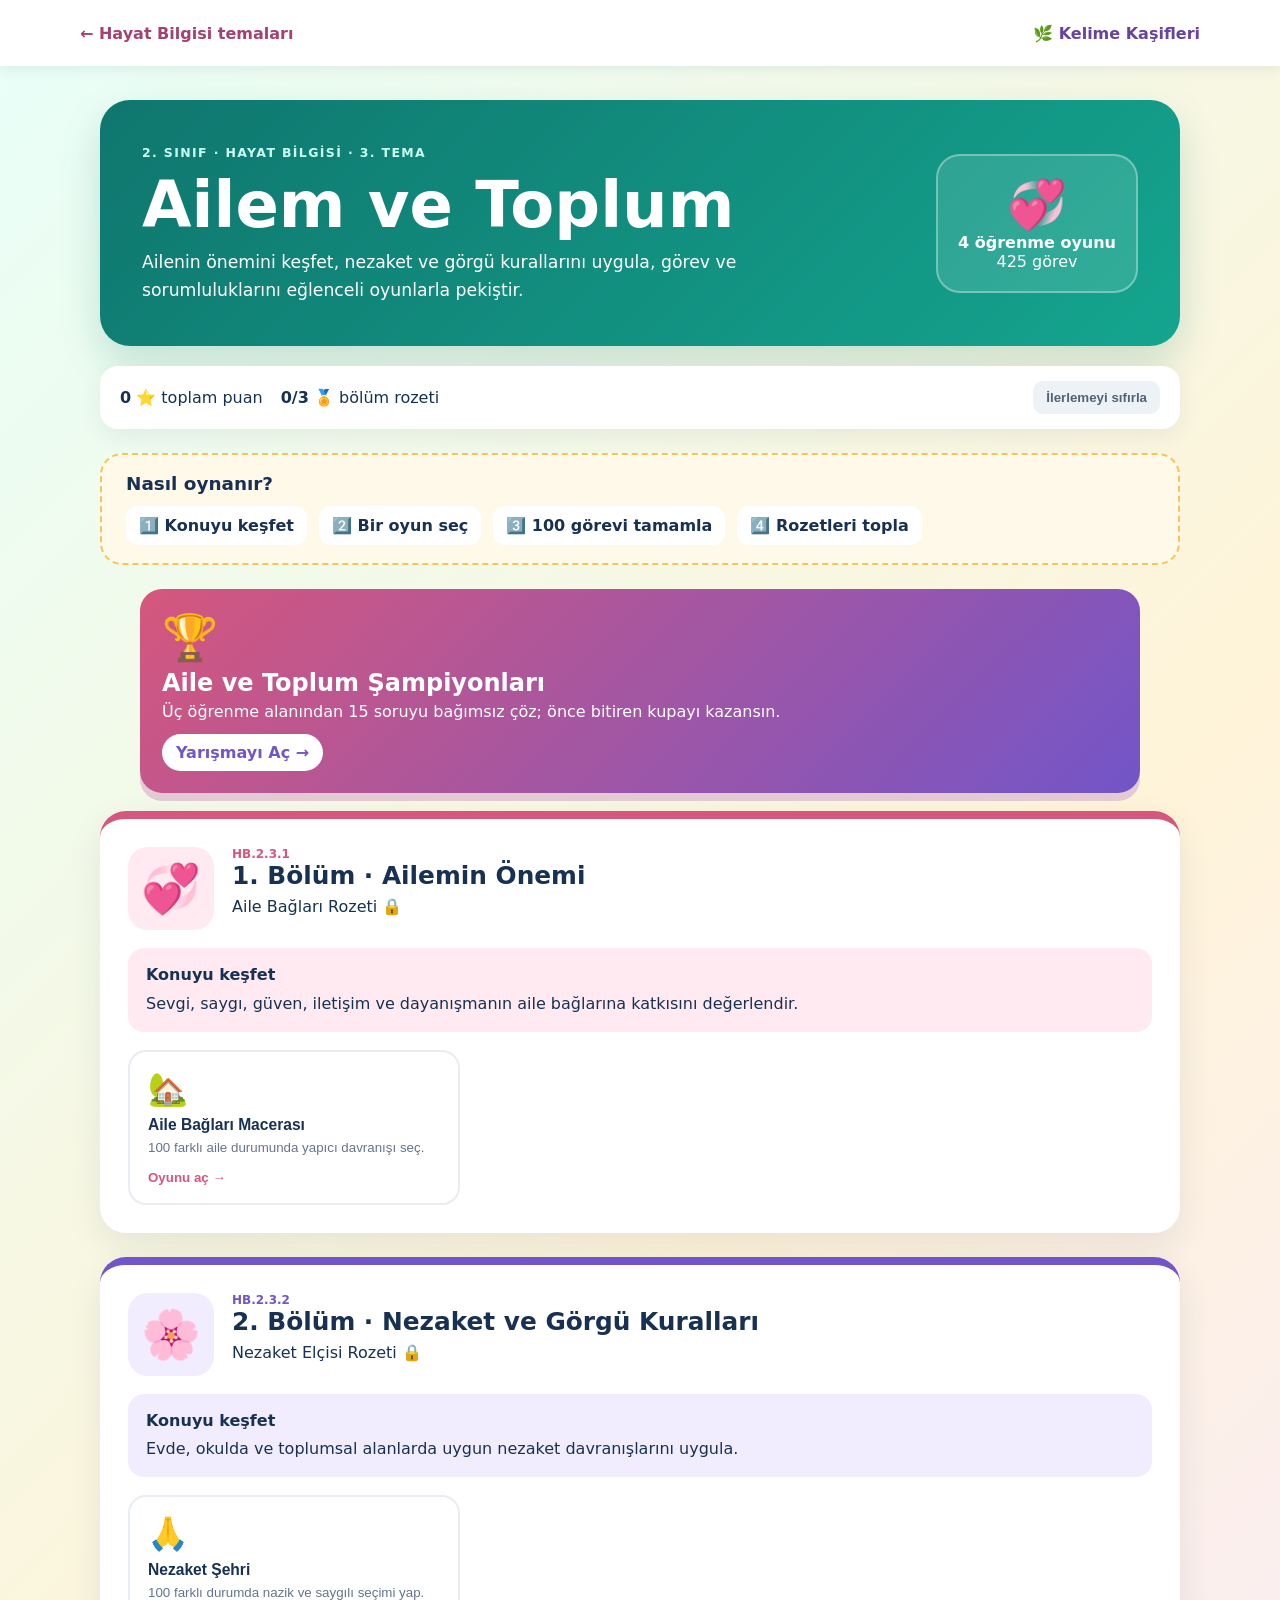
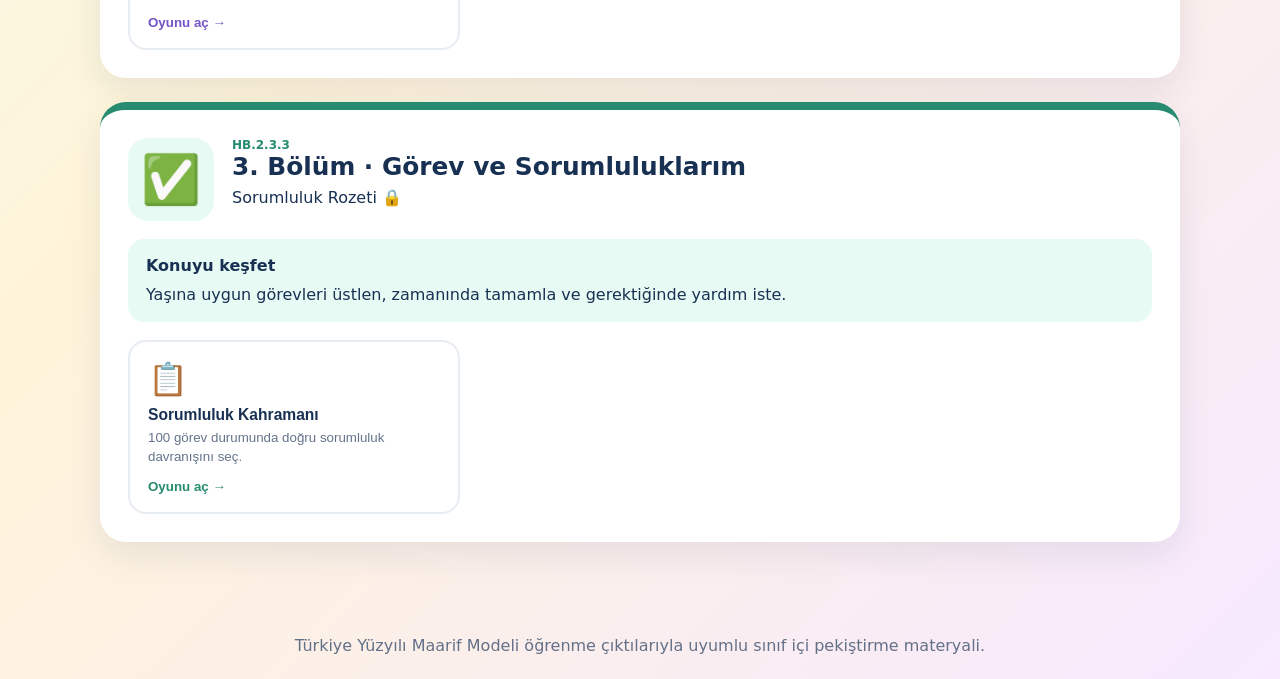
<file: index.html>
<!doctype html>
<html lang="tr">
<head>
<meta charset="utf-8"><meta name="viewport" content="width=device-width,initial-scale=1">
<meta name="theme-color" content="#0f766e"><meta http-equiv="Cache-Control" content="no-cache, no-store, must-revalidate">
<title>Ailem ve Toplum | Kelime Kaşifleri</title>
<link rel="stylesheet" href="styles.css?v=1">
</head>
<body>
<header class="top"><a class="home" href="https://dilaleylak-svg.github.io/hayat-bilgisi/">← Hayat Bilgisi temaları</a><div class="brand">🌿 Kelime Kaşifleri</div></header>
<main>
<section class="hero">
<div><span class="eyebrow">2. SINIF · HAYAT BİLGİSİ · 3. TEMA</span><h1>Ailem ve Toplum</h1><p>Ailenin önemini keşfet, nezaket ve görgü kurallarını uygula, görev ve sorumluluklarını eğlenceli oyunlarla pekiştir.</p></div>
<div class="hero-badge">💞<b>4 öğrenme oyunu</b><span>425 görev</span></div>
</section>
<section class="progress"><div><b id="stars">0</b> ⭐ toplam puan</div><div><b id="badges">0/3</b> 🏅 bölüm rozeti</div><button id="reset" type="button">İlerlemeyi sıfırla</button></section>
<section class="how"><h2>Nasıl oynanır?</h2><div class="steps"><span>1️⃣ Konuyu keşfet</span><span>2️⃣ Bir oyun seç</span><span>3️⃣ 100 görevi tamamla</span><span>4️⃣ Rozetleri topla</span></div></section>
<section style="margin:18px auto;max-width:1000px"><a href="aile-toplum-yarisi.html?v=1" style="display:block;text-decoration:none;color:#fff;background:linear-gradient(135deg,#d5577d,#7255c8);border-radius:22px;padding:22px;box-shadow:0 8px 0 #e3cad5"><div style="font-size:45px">🏆</div><h2 style="margin:5px 0">Aile ve Toplum Şampiyonları</h2><p style="margin:5px 0 13px">Üç öğrenme alanından 15 soruyu bağımsız çöz; önce bitiren kupayı kazansın.</p><strong style="display:inline-block;background:#fff;color:#7255c8;border-radius:99px;padding:9px 14px">Yarışmayı Aç →</strong></a></section>
<section id="worlds" class="worlds"></section>
</main>
<div id="modal" class="modal" hidden><div class="gamebox">
<button id="close" class="close" aria-label="Oyunu kapat">✕</button>
<div id="gameHead"></div><div class="meter"><i id="bar"></i></div>
<div id="question"></div><div id="answers" class="answers"></div><div id="feedback" class="feedback" aria-live="polite"></div>
<button id="next" class="next" hidden>Sonraki görev →</button>
</div></div>
<footer>Türkiye Yüzyılı Maarif Modeli öğrenme çıktılarıyla uyumlu sınıf içi pekiştirme materyali.</footer>
<script src="app.js?v=101"></script>
</body></html>
</file>
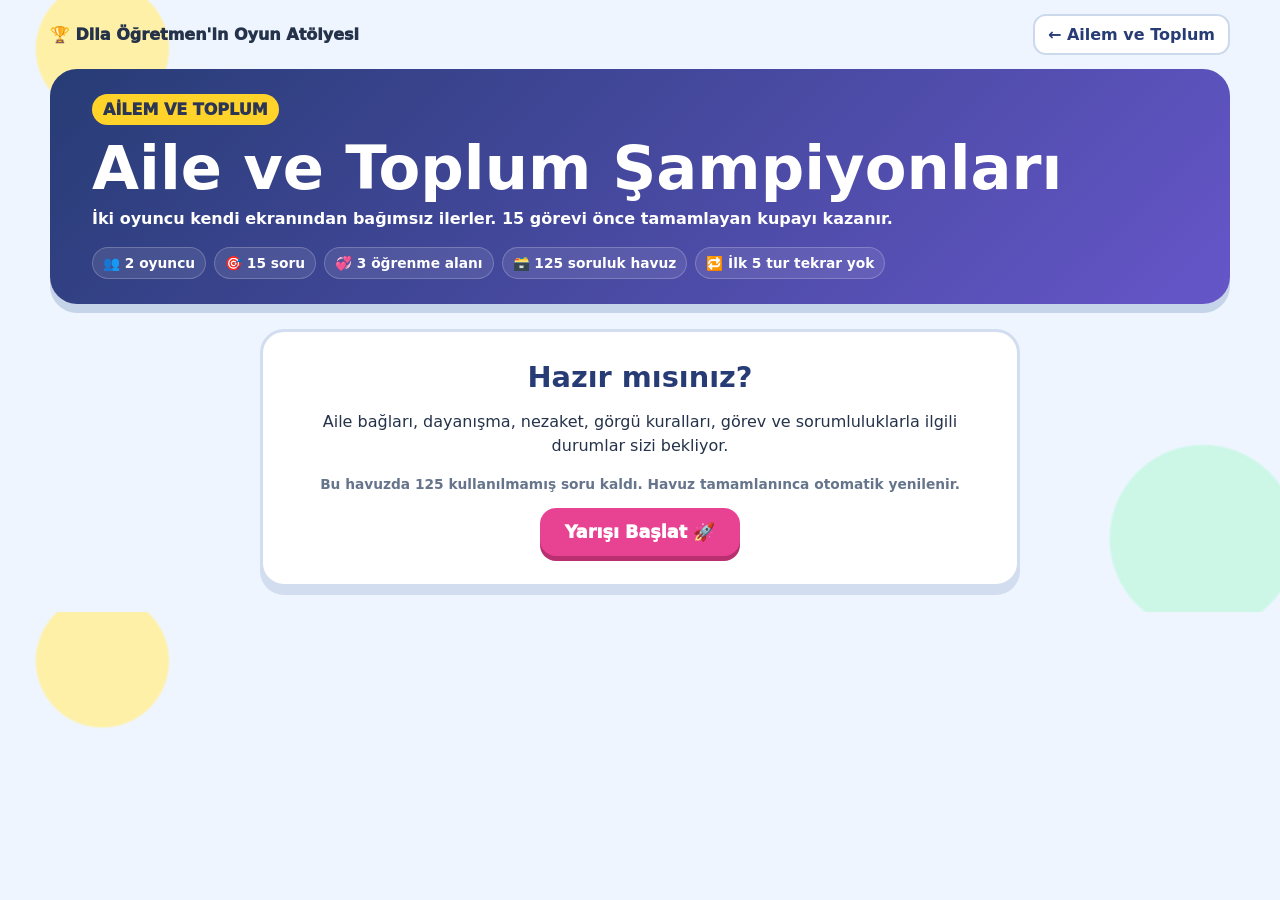
<file: aile-toplum-yarisi.html>
<!doctype html>
<html lang="tr">
<head>
<meta charset="utf-8"><meta name="viewport" content="width=device-width,initial-scale=1">
<meta name="theme-color" content="#273c75"><meta http-equiv="Cache-Control" content="no-cache, no-store, must-revalidate">
<title>Ailem ve Toplum · İki Kişilik Yarışma</title>
<style>
:root{--navy:#273c75;--pink:#e84393;--yellow:#ffd32a;--green:#16a085;--red:#e74c3c;--ink:#24324a;--bg:#eef5ff}
*{box-sizing:border-box}body{margin:0;font-family:ui-rounded,"Arial Rounded MT Bold",system-ui,sans-serif;color:var(--ink);background:radial-gradient(circle at 8% 8%,#fff0a8 0 5%,transparent 5.2%),radial-gradient(circle at 94% 88%,#ccf7e7 0 7%,transparent 7.2%),var(--bg)}
button,a{font:inherit}.wrap{width:min(1180px,calc(100% - 22px));margin:auto}.top{display:flex;justify-content:space-between;align-items:center;padding:14px 0}.back{color:var(--navy);background:#fff;border:2px solid #cbd9ec;border-radius:13px;padding:9px 13px;text-decoration:none;font-weight:900}.brand{font-weight:950}
.hero{background:linear-gradient(135deg,#273c75,#6656c9);color:#fff;border-radius:27px;padding:25px clamp(20px,4vw,42px);box-shadow:0 9px 0 #c6d4e9}.tag{display:inline-block;background:var(--yellow);color:#2b3554;border-radius:99px;padding:6px 11px;font-weight:950}.hero h1{font-size:clamp(2rem,5vw,3.8rem);line-height:1;margin:13px 0 8px}.hero p{margin:0;line-height:1.5;font-weight:700}.rules{display:flex;flex-wrap:wrap;gap:8px;margin-top:16px}.rules span{background:#ffffff18;border:1px solid #ffffff35;border-radius:99px;padding:7px 10px;font-size:.86rem;font-weight:850}
.startbox{text-align:center;background:#fff;border:3px solid #d2def0;border-radius:24px;margin:25px auto;padding:28px;max-width:760px;box-shadow:0 8px 0 #d2def0}.startbox h2{color:var(--navy);font-size:1.8rem;margin:0 0 8px}.startbox p{line-height:1.5}.start{border:0;border-radius:16px;background:var(--pink);color:#fff;padding:14px 25px;font-weight:950;font-size:1.1rem;cursor:pointer;box-shadow:0 5px 0 #b92f6f}
.arena{display:grid;grid-template-columns:1fr 1fr;gap:16px;margin:25px 0 35px}.player{background:#fff;border:4px solid var(--c);border-radius:24px;overflow:hidden;box-shadow:0 8px 0 color-mix(in srgb,var(--c) 28%,#d7e2ef)}.phead{background:var(--c);color:#fff;padding:13px 16px;display:flex;justify-content:space-between;align-items:center}.phead h2{margin:0}.score{font-weight:950}.track{height:22px;background:#e8edf5;margin:15px;border-radius:99px;overflow:hidden}.track i{display:block;height:100%;width:0;background:linear-gradient(90deg,var(--yellow),#ff9f1a);border-radius:99px;transition:width .35s}.content{padding:4px 18px 20px}.count{font-size:.82rem;font-weight:950;color:#64748b}.question{min-height:82px;font-size:1.15rem;font-weight:900;margin:10px 0 5px;line-height:1.3}.visual{min-height:34px;background:#f2f6fc;border-radius:12px;padding:8px;text-align:center;font-weight:800;color:#53657c}.answers{display:grid;grid-template-columns:1fr 1fr;gap:9px;margin-top:12px}.ans{border:2px solid #d3deed;background:#fff;border-radius:13px;padding:11px 8px;font-weight:850;cursor:pointer;min-height:52px}.ans:hover{border-color:var(--c);transform:translateY(-1px)}.ans.ok{background:#d8f8ec;border-color:var(--green)}.ans.no{background:#ffe0de;border-color:var(--red)}.ans:disabled{cursor:default}.feedback{height:29px;margin-top:8px;font-weight:900;text-align:center}.winner{position:fixed;inset:0;background:#17213bcc;display:grid;place-items:center;padding:18px;z-index:4}.winner[hidden],.arena[hidden],.startbox[hidden]{display:none}.cupbox{background:#fff;border-radius:27px;padding:30px;text-align:center;max-width:510px;width:100%;box-shadow:0 18px 60px #0005}.cup{font-size:85px}.cupbox h2{font-size:2rem;color:var(--navy);margin:3px 0}.cupbox button{border:0;border-radius:14px;background:var(--pink);color:#fff;padding:12px 18px;font-weight:950;cursor:pointer;margin:5px}.poolnote{font-size:.86rem;color:#66758b;font-weight:750}
@media(max-width:760px){.arena{grid-template-columns:1fr}.hero h1{font-size:2.15rem}.question{min-height:auto}.answers{grid-template-columns:1fr 1fr}.brand{font-size:.87rem}}
</style>
</head>
<body><main class="wrap">
<header class="top"><div class="brand">🏆 Dila Öğretmen'in Oyun Atölyesi</div><a class="back" href="index.html?v=race1">← Ailem ve Toplum</a></header>
<section class="hero"><span class="tag">AİLEM VE TOPLUM</span><h1>Aile ve Toplum Şampiyonları</h1><p>İki oyuncu kendi ekranından bağımsız ilerler. 15 görevi önce tamamlayan kupayı kazanır.</p><div class="rules"><span>👥 2 oyuncu</span><span>🎯 15 soru</span><span>💞 3 öğrenme alanı</span><span>🗃️ 125 soruluk havuz</span><span>🔁 İlk 5 tur tekrar yok</span></div></section>
<section id="startbox" class="startbox"><h2>Hazır mısınız?</h2><p>Aile bağları, dayanışma, nezaket, görgü kuralları, görev ve sorumluluklarla ilgili durumlar sizi bekliyor.</p><p id="poolNote" class="poolnote"></p><button id="start" class="start">Yarışı Başlat 🚀</button></section>
<section id="arena" class="arena" hidden></section>
</main>
<div id="winner" class="winner" hidden><div class="cupbox"><div class="cup">🏆</div><h2 id="winnerTitle"></h2><p id="winnerText"></p><button id="again">Yeni Yarış</button><button onclick="location.href='index.html?v=39'">Oyunlara Dön</button></div></div>
<script>const aOpts=(a,w)=>{let r=[a,...w].map(String).filter((x,i,z)=>z.indexOf(x)===i);for(const f of ['Birlikte çözüm ararım.','Nazik ve saygılı davranırım.','Sorumluluğumu zamanında yaparım.','Güvenilir bir yetişkinden yardım isterim.'])if(r.length<4&&!r.includes(f))r.push(f);return r.slice(0,4)},aQ=(p,v,a,w)=>[p,v,a,aOpts(a,w)];
const familyCases=['Bir aile üyesi üzgün görünüyor','Evde yapılacak işler birikti','Ailece yemek hazırlanıyor','Bir aile üyesi hastalandı','Kardeşler oyuncak konusunda anlaşamadı','Aile büyüklerinden biri anılarını anlatıyor','Ailece bir gezi planlanıyor','Bir aile üyesinin yardıma ihtiyacı var','Evde ortak bir karar alınacak','Bir aile üyesi başarı kazandı','Kardeşin ödevinde zorlanıyor','Aile albümüne bakılıyor','Ailece önemli bir gün kutlanıyor','Bir yanlış anlaşılma yaşandı','Evde herkes yorgun','Bir aile üyesi kendini yalnız hissediyor','Ailede farklı fikirler ortaya çıktı','Bir eşya yanlışlıkla kırıldı','Ailecek oyun oynanacak','Bir aile üyesi konuşmak istiyor','Evde yeni bir sorumluluk paylaşılacak','Bir aile büyüğü ziyarete geldi','Kardeşin senden özür diledi','Ailece geçmiş hakkında konuşuluyor','Bir aile üyesi korktuğunu söyledi'];
const family=Array.from({length:100},(_,i)=>{let s=familyCases[i%25],k=Math.floor(i/25);if(k===0)return aQ(s+'. Aile bağlarını güçlendiren davranış hangisidir?','💞 Sevgi ve dayanışma','Birbirimizi dikkatle dinleyip desteklemek',['Sorunu görmezden gelmek','Kaba konuşmak','Birbirimizi suçlamak']);if(k===1)return aQ(s+'. Aile içinde dayanışma nasıl gösterilebilir?','🤝 Birlikte daha güçlüyüz','Herkesin yaşına ve gücüne uygun katkı sağlamasıyla',['Bütün işi bir kişiye bırakarak','Kimseye yardım etmeyerek','Görevleri sürekli erteleyerek']);if(k===2)return aQ(s+'. Sevgi ve saygıya uygun iletişim hangisidir?','💬 Aile iletişimi','Duygu ve düşünceleri sakin ve açık biçimde paylaşmak',['Söz kesmek','Bağırarak konuşmak','Küsmek']);return aQ(s+'. Bu durum ailenin önemini nasıl gösterir?','🏡 Ailemin önemi','Aile üyelerinin birbirine güven ve destek vermesiyle',['Ailede kimsenin sorumluluğu olmamasıyla','Sorunların saklanmasıyla','Yalnızca hediye alınmasıyla'])});
const mannersCases=['Birinden yardım istiyorsun','Birisi sana yardım etti','Yanlışlıkla arkadaşına çarptın','Sınıfa girdin','Toplu taşımada yaşlı biri ayakta','Kütüphanede kitap okuyorsun','Sırada bekliyorsun','Misafirliğe gittin','Yemek masasına oturdun','Telefonla konuşan biri var','Bir arkadaşın konuşuyor','Toplantı yapılan bir ortama girdin','Bir eşya ödünç almak istiyorsun','Aldığın eşyayı geri veriyorsun','Birisi sana teşekkür etti','Kalabalık bir kapıdan geçeceksin','Sinema salonundasın','Parkta çöp oluştu','Komşunla karşılaştın','Bir arkadaşın farklı düşünüyor','Hapşırdın','Birinin özel eşyasını gördün','Oyun sırasında sıra sana gelmedi','Bir yetişkin konuşurken söz almak istiyorsun','Bir arkadaşına öneride bulunacaksın'];
const manners=Array.from({length:100},(_,i)=>{let s=mannersCases[i%25],k=Math.floor(i/25);if(k===0)return aQ(s+'. Kullanılması gereken en uygun nezaket ifadesi veya davranışı hangisidir?','🌸 Nezaket','Duruma uygun nazik bir ifade kullanmak',['Emir vererek konuşmak','Kaba söz söylemek','Karşıdakini görmezden gelmek']);if(k===1)return aQ(s+'. Başkalarının haklarına saygı göstermek için ne yapmalısın?','⚖️ Haklara saygı','Sıraya ve ortak kurallara uymalıyım.',['Kendime ayrıcalık istemeliyim.','Başkalarının sırasını almalıyım.','Kuralları yok saymalıyım.']);if(k===2)return aQ(s+'. Bulunulan ortamın görgü kuralına uygun davranış hangisidir?','🏙️ Görgü kuralları','Ortamı ve çevremdeki kişileri rahatsız etmeyecek biçimde davranmak',['Yüksek sesle konuşmak','Ortak alanı kirletmek','İzinsiz eşya almak']);return aQ(s+'. Bir hata veya rahatsızlık oluştuğunda ne yapılmalıdır?','🙏 Nezaket sözcükleri','Özür dileyip davranışı düzeltmek',['Hatayı başkasına yüklemek','Gülüp uzaklaşmak','Aynı davranışı sürdürmek'])});
const duties=['Odanı düzenlemek','Oyuncaklarını toplamak','Sofranın hazırlanmasına yardım etmek','Okul çantanı hazırlamak','Ödevini zamanında yapmak','Dişlerini fırçalamak','Kirli kıyafetini sepete koymak','Evcil hayvanın suyunu kontrol etmek','Kitaplarını yerine koymak','Bitkileri sulamak','Kullanılan tabağı mutfağa götürmek','Çöpleri uygun kutuya atmak','Kişisel eşyalarını korumak','Okul kurallarına uymak','Verilen grup görevini yapmak','Yatağını düzeltmek','İsraf etmeden su kullanmak','Işıkları gereksiz yere açık bırakmamak','Kardeşine yaşına uygun yardım etmek','Ortak alanı temiz bırakmak','Ders araçlarını korumak','Zamanında hazırlanmak','Aile içi kararlara katılmak','Söz verdiğin işi tamamlamak','Yapamadığın görev için yardım istemek'];
const responsibility=Array.from({length:100},(_,i)=>{let s=duties[i%25],k=Math.floor(i/25);if(k===0)return aQ('“'+s+'” görevi sana verildi. Sorumlu davranış hangisidir?','✅ Görevimi yapıyorum','Görevi zamanında ve özenle tamamlamak',['Görevi başkasına bırakmak','Görevi unutmuş gibi yapmak','Sürekli ertelemek']);if(k===1)return aQ('“'+s+'” sırasında zorlandın. Ne yapmalısın?','🆘 Çözüm arıyorum','Önce çaba gösterip gerekirse uygun kişiden yardım istemeliyim.',['Görevi tamamen bırakmalıyım.','Başkasını suçlamalıyım.','Eşyaları dağıtmalıyım.']);if(k===2)return aQ('“'+s+'” neden bir sorumluluktur?','🌱 Sorumluluk bilinci','Kendimize ve birlikte yaşadığımız kişilere katkı sağlar.',['Yalnızca ceza almamak içindir.','Hiç kimseyi etkilemez.','İstediğimiz zaman yok sayılabilir.']);return aQ('“'+s+'” tamamlandıktan sonra en uygun davranış hangisidir?','🔎 Görev kontrolü','Görevin doğru tamamlandığını kontrol etmek',['Yapılan işi bozmak','Aynı işi gereksiz yere tekrarlamak','Diğer kişilerin görevlerine karışmak'])});

const gameSets={family,manners,responsibility};
const GAME_IDS=["family","manners","responsibility"],POOL_SIZE=125,ROUND_SIZE=15;
function shuffle(a){a=[...a];for(let i=a.length-1;i>0;i--){const j=Math.floor(Math.random()*(i+1));[a[i],a[j]]=[a[j],a[i]]}return a}
function buildPool(){const out=[],seen=new Set();for(let n=0;out.length<POOL_SIZE&&n<200;n++){for(const id of GAME_IDS){const q=gameSets[id]&&gameSets[id][n];if(!q)continue;const key=JSON.stringify([q[0],q[1],String(q[2])]);if(!seen.has(key)){seen.add(key);out.push(q);if(out.length===POOL_SIZE)break}}}return out}
const pool=buildPool(),historyKey="ailem-toplum-yaris-havuzu-v1";
function loadDeck(){let s;try{s=JSON.parse(localStorage.getItem(historyKey))}catch(e){}if(!s||!Array.isArray(s.order)||s.order.length!==POOL_SIZE||!Number.isInteger(s.cursor))s={order:shuffle([...Array(POOL_SIZE).keys()]),cursor:0,cycle:1};return s}
function takeRound(){let s=loadDeck(),ids=[];while(ids.length<ROUND_SIZE){if(s.cursor>=POOL_SIZE){s={order:shuffle([...Array(POOL_SIZE).keys()]),cursor:0,cycle:(s.cycle||1)+1}}const take=Math.min(ROUND_SIZE-ids.length,POOL_SIZE-s.cursor);ids.push(...s.order.slice(s.cursor,s.cursor+take));s.cursor+=take}localStorage.setItem(historyKey,JSON.stringify(s));return {questions:ids.map(i=>pool[i]),state:s}}
let round=[],players=[],finished=false;
const arena=document.getElementById("arena"),winner=document.getElementById("winner");
function updateNote(){const s=loadDeck(),remaining=POOL_SIZE-s.cursor;document.getElementById("poolNote").textContent="Bu havuzda "+remaining+" kullanılmamış soru kaldı. Havuz tamamlanınca otomatik yenilenir."}
function playerHTML(n){return `<article class="player" style="--c:${n===0?"#e84393":"#2878d0"}"><div class="phead"><h2>${n===0?"🔴":"🔵"} Oyuncu ${n+1}</h2><span class="score" id="score${n}">0 doğru</span></div><div class="track"><i id="bar${n}"></i></div><div class="content"><div class="count" id="count${n}"></div><div class="question" id="q${n}"></div><div class="visual" id="v${n}"></div><div class="answers" id="a${n}"></div><div class="feedback" id="f${n}"></div></div></article>`}
function startRace(){const result=takeRound();round=result.questions;players=[{i:0,correct:0,order:shuffle([...Array(ROUND_SIZE).keys()]),lock:false},{i:0,correct:0,order:shuffle([...Array(ROUND_SIZE).keys()]),lock:false}];finished=false;document.getElementById("startbox").hidden=true;winner.hidden=true;arena.hidden=false;arena.innerHTML=playerHTML(0)+playerHTML(1);renderPlayer(0);renderPlayer(1)}
function renderPlayer(n){if(finished)return;const p=players[n],q=round[p.order[p.i]];p.lock=false;document.getElementById("count"+n).textContent="Soru "+(p.i+1)+" / "+ROUND_SIZE;document.getElementById("q"+n).textContent=q[0];document.getElementById("v"+n).textContent=q[1]||"İpucunu düşün.";document.getElementById("bar"+n).style.width=(p.i/ROUND_SIZE*100)+"%";document.getElementById("score"+n).textContent=p.correct+" doğru";document.getElementById("f"+n).textContent="";const opts=shuffle(q[3]);const box=document.getElementById("a"+n);box.innerHTML=opts.map(x=>'<button class="ans"></button>').join("");[...box.children].forEach((b,i)=>{b.textContent=opts[i];b.onclick=()=>answer(n,b,opts[i],q[2])})}
function answer(n,btn,value,right){const p=players[n];if(finished||p.lock)return;p.lock=true;document.querySelectorAll("#a"+n+" .ans").forEach(b=>{b.disabled=true;if(String(b.textContent)===String(right))b.classList.add("ok")});const good=String(value)===String(right);if(good){p.correct++;btn.classList.add("ok");document.getElementById("f"+n).textContent="🎉 Doğru! İlerle."}else{btn.classList.add("no");document.getElementById("f"+n).textContent="💡 Doğru cevap: "+right}document.getElementById("score"+n).textContent=p.correct+" doğru";setTimeout(()=>advance(n),good?350:900)}
function advance(n){if(finished)return;const p=players[n];p.i++;document.getElementById("bar"+n).style.width=(p.i/ROUND_SIZE*100)+"%";if(p.i>=ROUND_SIZE){finishRace(n);return}renderPlayer(n)}
function finishRace(n){finished=true;players.forEach((p,k)=>p.lock=true);document.querySelectorAll(".ans").forEach(b=>b.disabled=true);document.getElementById("winnerTitle").textContent="Oyuncu "+(n+1)+" kupayı kazandı!";document.getElementById("winnerText").textContent="15 soruyu ilk tamamlayan Oyuncu "+(n+1)+" oldu. Doğru sayısı: "+players[n].correct+"/15";winner.hidden=false}
document.getElementById("start").onclick=startRace;document.getElementById("again").onclick=()=>{winner.hidden=true;arena.hidden=true;document.getElementById("startbox").hidden=false;updateNote()};updateNote();
</script></body></html>
</file>
<file: styles.css>
:root{--ink:#183153;--teal:#a34172;--mint:#ffe5ef;--gold:#f5b942;--paper:#fffdf7;--red:#e85d75}*{box-sizing:border-box}body{margin:0;font-family:Nunito,system-ui,-apple-system,"Segoe UI",sans-serif;color:var(--ink);background:linear-gradient(135deg,#e8fff8,#fff4d9 55%,#f7e9ff);min-height:100vh}.top{height:66px;background:#fff;display:flex;align-items:center;justify-content:space-between;padding:0 max(20px,calc((100% - 1120px)/2));box-shadow:0 2px 14px #163a5f18;position:sticky;top:0;z-index:5}.home{color:var(--teal);font-weight:900;text-decoration:none}.brand{font-weight:900;color:#6842a0}main{max-width:1120px;margin:auto;padding:34px 20px 70px}.hero{display:flex;align-items:center;justify-content:space-between;gap:30px;background:linear-gradient(135deg,#0f766e,#14a58f);color:white;border-radius:30px;padding:42px;box-shadow:0 18px 40px #0f766e33}.eyebrow{font-size:.78rem;font-weight:900;letter-spacing:.11em;color:#c9fff2}.hero h1{font-size:clamp(2rem,5vw,4rem);line-height:1;margin:12px 0}.hero p{max-width:700px;font-size:1.08rem;line-height:1.6;margin:0}.hero-badge{background:#ffffff20;border:2px solid #ffffff55;border-radius:24px;min-width:155px;padding:20px;text-align:center;font-size:3rem}.hero-badge b,.hero-badge span{display:block;font-size:1rem}.progress{margin:20px 0;display:flex;gap:18px;align-items:center;flex-wrap:wrap;background:white;border-radius:18px;padding:15px 20px;box-shadow:0 8px 25px #18315312}.progress div{font-size:1rem}.progress button{margin-left:auto;border:0;background:#edf2f7;color:#526277;border-radius:10px;padding:9px 13px;font-weight:700;cursor:pointer}.how{background:#fff9e9;border:2px dashed #f4c557;border-radius:22px;padding:18px 24px;margin:24px 0}.how h2{margin:0 0 12px;font-size:1.15rem}.steps{display:flex;gap:12px;flex-wrap:wrap}.steps span{background:white;border-radius:12px;padding:10px 13px;font-weight:800}.worlds{display:grid;gap:24px}.world{background:white;border-radius:26px;padding:28px;box-shadow:0 13px 35px #18315316;border-top:8px solid var(--c)}.world-head{display:flex;gap:18px;align-items:flex-start}.world-icon{font-size:3rem;background:var(--soft);border-radius:20px;padding:13px}.world h2{margin:0 0 7px;font-size:1.55rem}.code{font-size:.75rem;color:var(--c);font-weight:900}.intro{background:var(--soft);border-radius:16px;padding:15px 18px;margin:18px 0;line-height:1.55}.intro b{display:block;margin-bottom:4px}.cards{display:grid;grid-template-columns:repeat(3,1fr);gap:14px}.card{border:2px solid #e8edf3;background:#fff;border-radius:18px;padding:18px;text-align:left;cursor:pointer;transition:.2s;color:var(--ink)}.card:hover{transform:translateY(-3px);border-color:var(--c);box-shadow:0 9px 20px #18315315}.card .emoji{font-size:2rem}.card h3{margin:8px 0 5px}.card p{margin:0;color:#65748b;line-height:1.4}.card strong{display:block;color:var(--c);margin-top:12px}.modal{position:fixed;inset:0;background:#10243bd9;z-index:20;display:grid;place-items:center;padding:18px}.modal[hidden]{display:none}.gamebox{background:var(--paper);border-radius:28px;width:min(680px,100%);min-height:470px;padding:30px;position:relative;box-shadow:0 25px 80px #0008}.close{position:absolute;right:18px;top:16px;border:0;background:#edf2f7;width:38px;height:38px;border-radius:50%;font-size:1rem;cursor:pointer}.game-title{font-size:1.35rem;font-weight:950;margin-right:40px}.game-meta{color:#6b7890;margin-top:4px}.meter{height:10px;background:#e8edf3;border-radius:9px;margin:18px 0;overflow:hidden}.meter i{display:block;height:100%;width:0;background:linear-gradient(90deg,#16a085,#f5b942);transition:.3s}.qno{font-weight:900;color:var(--teal);font-size:.85rem}.prompt{font-size:1.35rem;font-weight:900;margin:10px 0}.scene{text-align:center;font-size:2.3rem;background:#f3f8fb;border-radius:16px;padding:15px;margin-bottom:15px;white-space:pre-line}.answers{display:grid;grid-template-columns:1fr 1fr;gap:11px}.answer{border:2px solid #dbe4ec;background:white;border-radius:14px;padding:13px;font-size:1rem;font-weight:750;color:var(--ink);cursor:pointer}.answer:hover{border-color:#14a58f}.answer.good{background:#dcfce7;border-color:#22a45b}.answer.bad{background:#ffe4e8;border-color:#e85d75}.answer:disabled{cursor:default}.feedback{min-height:48px;margin-top:15px;font-weight:800}.next{display:block;margin-left:auto;border:0;border-radius:13px;background:var(--teal);color:#fff;padding:12px 18px;font-weight:900;cursor:pointer}.result{text-align:center;padding:25px 5px}.result .cup{font-size:5rem}.result h2{font-size:2rem;margin:10px}.result p{font-size:1.1rem}.play-again{border:0;border-radius:13px;background:var(--teal);color:white;padding:13px 20px;font-weight:900;cursor:pointer}footer{text-align:center;padding:24px;color:#637188}@media(max-width:760px){.hero{padding:28px;align-items:flex-start}.hero-badge{display:none}.cards{grid-template-columns:1fr}.world{padding:20px}.answers{grid-template-columns:1fr}.progress button{margin-left:0}.gamebox{padding:24px 18px}.top{padding:0 15px}}
</file>
